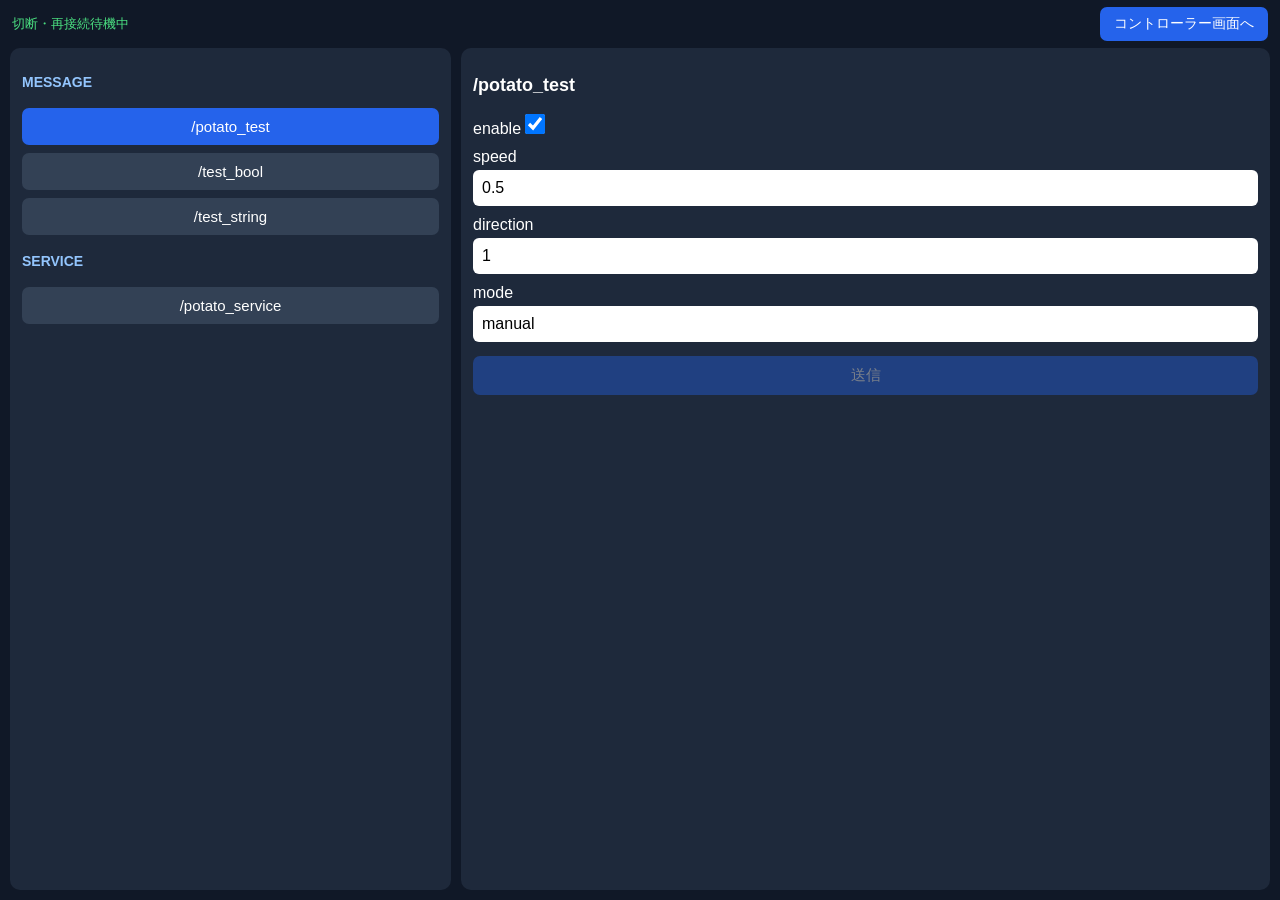
<file: index.html>
<!DOCTYPE html>
<html lang="ja">

<head>
  <meta charset="UTF-8">
  <meta name="viewport" content="width=device-width, initial-scale=1">
  <title>ろす2のコントローラー</title>
  <link rel="stylesheet" href="main.css">
  <script src="main.js" defer></script>
</head>

<body>

  <header>
    <span id="status">接続中...</span>
    <a class="switch" href="controller.html">コントローラー画面へ</a>
  </header>

  
  <main>
    <nav id="menu"></nav>
    <section id="panel"></section>
  </main>

</body>
</html>
</file>
<file: main.css>
.switch {
  padding: 8px 14px;
  border-radius: 7px;
  background: #2563eb;
  color: white;
  text-decoration: none;
  font-size: 14px;
}

* { box-sizing: border-box; }

body {
  margin: 0;
  background: #101827;
  color: white;
  font-family: sans-serif;
}

header {
  height: 48px;
  padding: 12px;
  display: flex;
  justify-content: space-between;
  align-items: center;
}

#status { color: #4ade80; font-size: 13px; }

main {
  display: flex;
  height: calc(100dvh - 48px);
  gap: 10px;
  padding: 0 10px 10px;
}

nav, section {
  background: #1e293b;
  border-radius: 10px;
  padding: 12px;
  overflow: auto;
}

nav { width: 35%; }
section { flex: 1; min-width: 0; }

h2 { font-size: 18px; overflow-wrap: anywhere; }
h3 { font-size: 14px; color: #93c5fd; }

button {
  width: 100%;
  padding: 10px;
  margin: 4px 0;
  border: 0;
  border-radius: 7px;
  background: #334155;
  color: white;
  font-size: 15px;
}

button.active, button.send { background: #2563eb; }
button:disabled { opacity: .4; }

label { display: block; margin: 10px 0; }

input:not([type="checkbox"]) {
  display: block;
  width: 100%;
  padding: 9px;
  margin-top: 4px;
  border: 0;
  border-radius: 6px;
  font-size: 16px;
}

input[type="checkbox"] { width: 20px; height: 20px; }
#result { overflow-wrap: anywhere; white-space: pre-wrap; }
</file>
